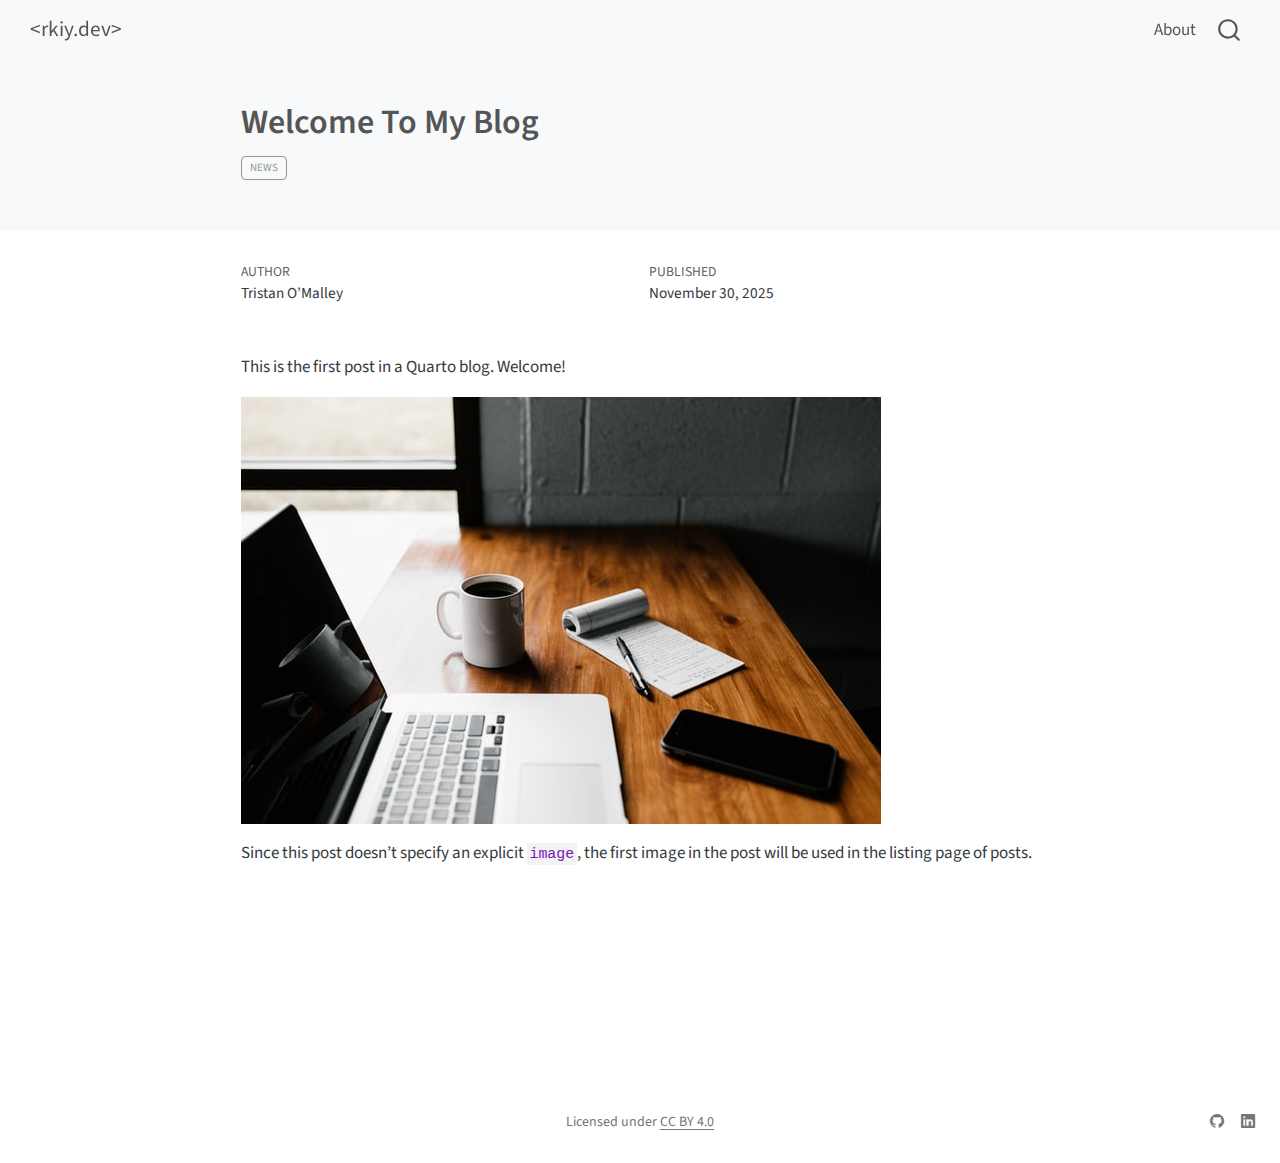
<file: posts/welcome/index.html>
<!DOCTYPE html>
<html xmlns="http://www.w3.org/1999/xhtml" lang="en" xml:lang="en"><head>

<meta charset="utf-8">
<meta name="generator" content="quarto-1.8.26">

<meta name="viewport" content="width=device-width, initial-scale=1.0, user-scalable=yes">

<meta name="author" content="Tristan O’Malley">
<meta name="dcterms.date" content="2025-11-30">

<title>Welcome To My Blog – &lt;rkiy.dev&gt;</title>
<style>
code{white-space: pre-wrap;}
span.smallcaps{font-variant: small-caps;}
div.columns{display: flex; gap: min(4vw, 1.5em);}
div.column{flex: auto; overflow-x: auto;}
div.hanging-indent{margin-left: 1.5em; text-indent: -1.5em;}
ul.task-list{list-style: none;}
ul.task-list li input[type="checkbox"] {
  width: 0.8em;
  margin: 0 0.8em 0.2em -1em; /* quarto-specific, see https://github.com/quarto-dev/quarto-cli/issues/4556 */ 
  vertical-align: middle;
}
</style>


<script src="../../site_libs/quarto-nav/quarto-nav.js"></script>
<script src="../../site_libs/quarto-nav/headroom.min.js"></script>
<script src="../../site_libs/clipboard/clipboard.min.js"></script>
<script src="../../site_libs/quarto-search/autocomplete.umd.js"></script>
<script src="../../site_libs/quarto-search/fuse.min.js"></script>
<script src="../../site_libs/quarto-search/quarto-search.js"></script>
<meta name="quarto:offset" content="../../">
<script src="../../site_libs/quarto-html/quarto.js" type="module"></script>
<script src="../../site_libs/quarto-html/tabsets/tabsets.js" type="module"></script>
<script src="../../site_libs/quarto-html/axe/axe-check.js" type="module"></script>
<script src="../../site_libs/quarto-html/popper.min.js"></script>
<script src="../../site_libs/quarto-html/tippy.umd.min.js"></script>
<script src="../../site_libs/quarto-html/anchor.min.js"></script>
<link href="../../site_libs/quarto-html/tippy.css" rel="stylesheet">
<link href="../../site_libs/quarto-html/quarto-syntax-highlighting-587c61ba64f3a5504c4d52d930310e48.css" rel="stylesheet" id="quarto-text-highlighting-styles">
<script src="../../site_libs/bootstrap/bootstrap.min.js"></script>
<link href="../../site_libs/bootstrap/bootstrap-icons.css" rel="stylesheet">
<link href="../../site_libs/bootstrap/bootstrap-0b37c64f34216b628666a8dac638b53b.min.css" rel="stylesheet" append-hash="true" id="quarto-bootstrap" data-mode="light">
<script id="quarto-search-options" type="application/json">{
  "location": "navbar",
  "copy-button": false,
  "collapse-after": 3,
  "panel-placement": "end",
  "type": "overlay",
  "limit": 50,
  "keyboard-shortcut": [
    "f",
    "/",
    "s"
  ],
  "show-item-context": false,
  "language": {
    "search-no-results-text": "No results",
    "search-matching-documents-text": "matching documents",
    "search-copy-link-title": "Copy link to search",
    "search-hide-matches-text": "Hide additional matches",
    "search-more-match-text": "more match in this document",
    "search-more-matches-text": "more matches in this document",
    "search-clear-button-title": "Clear",
    "search-text-placeholder": "",
    "search-detached-cancel-button-title": "Cancel",
    "search-submit-button-title": "Submit",
    "search-label": "Search"
  }
}</script>


<link rel="stylesheet" href="../../styles.css">
</head>

<body class="nav-fixed fullcontent quarto-light">

<div id="quarto-search-results"></div>
  <header id="quarto-header" class="headroom fixed-top quarto-banner">
    <nav class="navbar navbar-expand-lg " data-bs-theme="dark">
      <div class="navbar-container container-fluid">
      <div class="navbar-brand-container mx-auto">
    <a class="navbar-brand" href="../../index.html">
    <span class="navbar-title">&lt;rkiy.dev&gt;</span>
    </a>
  </div>
            <div id="quarto-search" class="" title="Search"></div>
          <button class="navbar-toggler" type="button" data-bs-toggle="collapse" data-bs-target="#navbarCollapse" aria-controls="navbarCollapse" role="menu" aria-expanded="false" aria-label="Toggle navigation" onclick="if (window.quartoToggleHeadroom) { window.quartoToggleHeadroom(); }">
  <span class="navbar-toggler-icon"></span>
</button>
          <div class="collapse navbar-collapse" id="navbarCollapse">
            <ul class="navbar-nav navbar-nav-scroll ms-auto">
  <li class="nav-item">
    <a class="nav-link" href="../../about.html"> 
<span class="menu-text">About</span></a>
  </li>  
</ul>
          </div> <!-- /navcollapse -->
            <div class="quarto-navbar-tools">
</div>
      </div> <!-- /container-fluid -->
    </nav>
</header>
<!-- content -->
<header id="title-block-header" class="quarto-title-block default page-columns page-full">
  <div class="quarto-title-banner page-columns page-full">
    <div class="quarto-title column-body">
      <h1 class="title">Welcome To My Blog</h1>
                                <div class="quarto-categories">
                <div class="quarto-category">news</div>
              </div>
                  </div>
  </div>
    
  
  <div class="quarto-title-meta">

      <div>
      <div class="quarto-title-meta-heading">Author</div>
      <div class="quarto-title-meta-contents">
               <p>Tristan O’Malley </p>
            </div>
    </div>
      
      <div>
      <div class="quarto-title-meta-heading">Published</div>
      <div class="quarto-title-meta-contents">
        <p class="date">November 30, 2025</p>
      </div>
    </div>
    
      
    </div>
    
  
  </header><div id="quarto-content" class="quarto-container page-columns page-rows-contents page-layout-article page-navbar">
<!-- sidebar -->
<!-- margin-sidebar -->
    
<!-- main -->
<main class="content quarto-banner-title-block" id="quarto-document-content">





<p>This is the first post in a Quarto blog. Welcome!</p>
<p><img src="thumbnail.jpg" class="img-fluid"></p>
<p>Since this post doesn’t specify an explicit <code>image</code>, the first image in the post will be used in the listing page of posts.</p>



</main> <!-- /main -->
<script id="quarto-html-after-body" type="application/javascript">
  window.document.addEventListener("DOMContentLoaded", function (event) {
    const icon = "";
    const anchorJS = new window.AnchorJS();
    anchorJS.options = {
      placement: 'right',
      icon: icon
    };
    anchorJS.add('.anchored');
    const isCodeAnnotation = (el) => {
      for (const clz of el.classList) {
        if (clz.startsWith('code-annotation-')) {                     
          return true;
        }
      }
      return false;
    }
    const onCopySuccess = function(e) {
      // button target
      const button = e.trigger;
      // don't keep focus
      button.blur();
      // flash "checked"
      button.classList.add('code-copy-button-checked');
      var currentTitle = button.getAttribute("title");
      button.setAttribute("title", "Copied!");
      let tooltip;
      if (window.bootstrap) {
        button.setAttribute("data-bs-toggle", "tooltip");
        button.setAttribute("data-bs-placement", "left");
        button.setAttribute("data-bs-title", "Copied!");
        tooltip = new bootstrap.Tooltip(button, 
          { trigger: "manual", 
            customClass: "code-copy-button-tooltip",
            offset: [0, -8]});
        tooltip.show();    
      }
      setTimeout(function() {
        if (tooltip) {
          tooltip.hide();
          button.removeAttribute("data-bs-title");
          button.removeAttribute("data-bs-toggle");
          button.removeAttribute("data-bs-placement");
        }
        button.setAttribute("title", currentTitle);
        button.classList.remove('code-copy-button-checked');
      }, 1000);
      // clear code selection
      e.clearSelection();
    }
    const getTextToCopy = function(trigger) {
      const outerScaffold = trigger.parentElement.cloneNode(true);
      const codeEl = outerScaffold.querySelector('code');
      for (const childEl of codeEl.children) {
        if (isCodeAnnotation(childEl)) {
          childEl.remove();
        }
      }
      return codeEl.innerText;
    }
    const clipboard = new window.ClipboardJS('.code-copy-button:not([data-in-quarto-modal])', {
      text: getTextToCopy
    });
    clipboard.on('success', onCopySuccess);
    if (window.document.getElementById('quarto-embedded-source-code-modal')) {
      const clipboardModal = new window.ClipboardJS('.code-copy-button[data-in-quarto-modal]', {
        text: getTextToCopy,
        container: window.document.getElementById('quarto-embedded-source-code-modal')
      });
      clipboardModal.on('success', onCopySuccess);
    }
      var localhostRegex = new RegExp(/^(?:http|https):\/\/localhost\:?[0-9]*\//);
      var mailtoRegex = new RegExp(/^mailto:/);
        var filterRegex = new RegExp("https:\/\/rkiy\.dev");
      var isInternal = (href) => {
          return filterRegex.test(href) || localhostRegex.test(href) || mailtoRegex.test(href);
      }
      // Inspect non-navigation links and adorn them if external
     var links = window.document.querySelectorAll('a[href]:not(.nav-link):not(.navbar-brand):not(.toc-action):not(.sidebar-link):not(.sidebar-item-toggle):not(.pagination-link):not(.no-external):not([aria-hidden]):not(.dropdown-item):not(.quarto-navigation-tool):not(.about-link)');
      for (var i=0; i<links.length; i++) {
        const link = links[i];
        if (!isInternal(link.href)) {
          // undo the damage that might have been done by quarto-nav.js in the case of
          // links that we want to consider external
          if (link.dataset.originalHref !== undefined) {
            link.href = link.dataset.originalHref;
          }
        }
      }
    function tippyHover(el, contentFn, onTriggerFn, onUntriggerFn) {
      const config = {
        allowHTML: true,
        maxWidth: 500,
        delay: 100,
        arrow: false,
        appendTo: function(el) {
            return el.parentElement;
        },
        interactive: true,
        interactiveBorder: 10,
        theme: 'quarto',
        placement: 'bottom-start',
      };
      if (contentFn) {
        config.content = contentFn;
      }
      if (onTriggerFn) {
        config.onTrigger = onTriggerFn;
      }
      if (onUntriggerFn) {
        config.onUntrigger = onUntriggerFn;
      }
      window.tippy(el, config); 
    }
    const noterefs = window.document.querySelectorAll('a[role="doc-noteref"]');
    for (var i=0; i<noterefs.length; i++) {
      const ref = noterefs[i];
      tippyHover(ref, function() {
        // use id or data attribute instead here
        let href = ref.getAttribute('data-footnote-href') || ref.getAttribute('href');
        try { href = new URL(href).hash; } catch {}
        const id = href.replace(/^#\/?/, "");
        const note = window.document.getElementById(id);
        if (note) {
          return note.innerHTML;
        } else {
          return "";
        }
      });
    }
    const xrefs = window.document.querySelectorAll('a.quarto-xref');
    const processXRef = (id, note) => {
      // Strip column container classes
      const stripColumnClz = (el) => {
        el.classList.remove("page-full", "page-columns");
        if (el.children) {
          for (const child of el.children) {
            stripColumnClz(child);
          }
        }
      }
      stripColumnClz(note)
      if (id === null || id.startsWith('sec-')) {
        // Special case sections, only their first couple elements
        const container = document.createElement("div");
        if (note.children && note.children.length > 2) {
          container.appendChild(note.children[0].cloneNode(true));
          for (let i = 1; i < note.children.length; i++) {
            const child = note.children[i];
            if (child.tagName === "P" && child.innerText === "") {
              continue;
            } else {
              container.appendChild(child.cloneNode(true));
              break;
            }
          }
          if (window.Quarto?.typesetMath) {
            window.Quarto.typesetMath(container);
          }
          return container.innerHTML
        } else {
          if (window.Quarto?.typesetMath) {
            window.Quarto.typesetMath(note);
          }
          return note.innerHTML;
        }
      } else {
        // Remove any anchor links if they are present
        const anchorLink = note.querySelector('a.anchorjs-link');
        if (anchorLink) {
          anchorLink.remove();
        }
        if (window.Quarto?.typesetMath) {
          window.Quarto.typesetMath(note);
        }
        if (note.classList.contains("callout")) {
          return note.outerHTML;
        } else {
          return note.innerHTML;
        }
      }
    }
    for (var i=0; i<xrefs.length; i++) {
      const xref = xrefs[i];
      tippyHover(xref, undefined, function(instance) {
        instance.disable();
        let url = xref.getAttribute('href');
        let hash = undefined; 
        if (url.startsWith('#')) {
          hash = url;
        } else {
          try { hash = new URL(url).hash; } catch {}
        }
        if (hash) {
          const id = hash.replace(/^#\/?/, "");
          const note = window.document.getElementById(id);
          if (note !== null) {
            try {
              const html = processXRef(id, note.cloneNode(true));
              instance.setContent(html);
            } finally {
              instance.enable();
              instance.show();
            }
          } else {
            // See if we can fetch this
            fetch(url.split('#')[0])
            .then(res => res.text())
            .then(html => {
              const parser = new DOMParser();
              const htmlDoc = parser.parseFromString(html, "text/html");
              const note = htmlDoc.getElementById(id);
              if (note !== null) {
                const html = processXRef(id, note);
                instance.setContent(html);
              } 
            }).finally(() => {
              instance.enable();
              instance.show();
            });
          }
        } else {
          // See if we can fetch a full url (with no hash to target)
          // This is a special case and we should probably do some content thinning / targeting
          fetch(url)
          .then(res => res.text())
          .then(html => {
            const parser = new DOMParser();
            const htmlDoc = parser.parseFromString(html, "text/html");
            const note = htmlDoc.querySelector('main.content');
            if (note !== null) {
              // This should only happen for chapter cross references
              // (since there is no id in the URL)
              // remove the first header
              if (note.children.length > 0 && note.children[0].tagName === "HEADER") {
                note.children[0].remove();
              }
              const html = processXRef(null, note);
              instance.setContent(html);
            } 
          }).finally(() => {
            instance.enable();
            instance.show();
          });
        }
      }, function(instance) {
      });
    }
        let selectedAnnoteEl;
        const selectorForAnnotation = ( cell, annotation) => {
          let cellAttr = 'data-code-cell="' + cell + '"';
          let lineAttr = 'data-code-annotation="' +  annotation + '"';
          const selector = 'span[' + cellAttr + '][' + lineAttr + ']';
          return selector;
        }
        const selectCodeLines = (annoteEl) => {
          const doc = window.document;
          const targetCell = annoteEl.getAttribute("data-target-cell");
          const targetAnnotation = annoteEl.getAttribute("data-target-annotation");
          const annoteSpan = window.document.querySelector(selectorForAnnotation(targetCell, targetAnnotation));
          const lines = annoteSpan.getAttribute("data-code-lines").split(",");
          const lineIds = lines.map((line) => {
            return targetCell + "-" + line;
          })
          let top = null;
          let height = null;
          let parent = null;
          if (lineIds.length > 0) {
              //compute the position of the single el (top and bottom and make a div)
              const el = window.document.getElementById(lineIds[0]);
              top = el.offsetTop;
              height = el.offsetHeight;
              parent = el.parentElement.parentElement;
            if (lineIds.length > 1) {
              const lastEl = window.document.getElementById(lineIds[lineIds.length - 1]);
              const bottom = lastEl.offsetTop + lastEl.offsetHeight;
              height = bottom - top;
            }
            if (top !== null && height !== null && parent !== null) {
              // cook up a div (if necessary) and position it 
              let div = window.document.getElementById("code-annotation-line-highlight");
              if (div === null) {
                div = window.document.createElement("div");
                div.setAttribute("id", "code-annotation-line-highlight");
                div.style.position = 'absolute';
                parent.appendChild(div);
              }
              div.style.top = top - 2 + "px";
              div.style.height = height + 4 + "px";
              div.style.left = 0;
              let gutterDiv = window.document.getElementById("code-annotation-line-highlight-gutter");
              if (gutterDiv === null) {
                gutterDiv = window.document.createElement("div");
                gutterDiv.setAttribute("id", "code-annotation-line-highlight-gutter");
                gutterDiv.style.position = 'absolute';
                const codeCell = window.document.getElementById(targetCell);
                const gutter = codeCell.querySelector('.code-annotation-gutter');
                gutter.appendChild(gutterDiv);
              }
              gutterDiv.style.top = top - 2 + "px";
              gutterDiv.style.height = height + 4 + "px";
            }
            selectedAnnoteEl = annoteEl;
          }
        };
        const unselectCodeLines = () => {
          const elementsIds = ["code-annotation-line-highlight", "code-annotation-line-highlight-gutter"];
          elementsIds.forEach((elId) => {
            const div = window.document.getElementById(elId);
            if (div) {
              div.remove();
            }
          });
          selectedAnnoteEl = undefined;
        };
          // Handle positioning of the toggle
      window.addEventListener(
        "resize",
        throttle(() => {
          elRect = undefined;
          if (selectedAnnoteEl) {
            selectCodeLines(selectedAnnoteEl);
          }
        }, 10)
      );
      function throttle(fn, ms) {
      let throttle = false;
      let timer;
        return (...args) => {
          if(!throttle) { // first call gets through
              fn.apply(this, args);
              throttle = true;
          } else { // all the others get throttled
              if(timer) clearTimeout(timer); // cancel #2
              timer = setTimeout(() => {
                fn.apply(this, args);
                timer = throttle = false;
              }, ms);
          }
        };
      }
        // Attach click handler to the DT
        const annoteDls = window.document.querySelectorAll('dt[data-target-cell]');
        for (const annoteDlNode of annoteDls) {
          annoteDlNode.addEventListener('click', (event) => {
            const clickedEl = event.target;
            if (clickedEl !== selectedAnnoteEl) {
              unselectCodeLines();
              const activeEl = window.document.querySelector('dt[data-target-cell].code-annotation-active');
              if (activeEl) {
                activeEl.classList.remove('code-annotation-active');
              }
              selectCodeLines(clickedEl);
              clickedEl.classList.add('code-annotation-active');
            } else {
              // Unselect the line
              unselectCodeLines();
              clickedEl.classList.remove('code-annotation-active');
            }
          });
        }
    const findCites = (el) => {
      const parentEl = el.parentElement;
      if (parentEl) {
        const cites = parentEl.dataset.cites;
        if (cites) {
          return {
            el,
            cites: cites.split(' ')
          };
        } else {
          return findCites(el.parentElement)
        }
      } else {
        return undefined;
      }
    };
    var bibliorefs = window.document.querySelectorAll('a[role="doc-biblioref"]');
    for (var i=0; i<bibliorefs.length; i++) {
      const ref = bibliorefs[i];
      const citeInfo = findCites(ref);
      if (citeInfo) {
        tippyHover(citeInfo.el, function() {
          var popup = window.document.createElement('div');
          citeInfo.cites.forEach(function(cite) {
            var citeDiv = window.document.createElement('div');
            citeDiv.classList.add('hanging-indent');
            citeDiv.classList.add('csl-entry');
            var biblioDiv = window.document.getElementById('ref-' + cite);
            if (biblioDiv) {
              citeDiv.innerHTML = biblioDiv.innerHTML;
            }
            popup.appendChild(citeDiv);
          });
          return popup.innerHTML;
        });
      }
    }
  });
  </script>
</div> <!-- /content -->
<footer class="footer">
  <div class="nav-footer">
    <div class="nav-footer-left">
      &nbsp;
    </div>   
    <div class="nav-footer-center">
<p>Licensed under <a href="https://creativecommons.org/licenses/by/4.0/">CC BY 4.0</a></p>
</div>
    <div class="nav-footer-right">
      <ul class="footer-items list-unstyled">
    <li class="nav-item compact">
    <a class="nav-link" href="https://github.com/rkiyanchuk">
      <i class="bi bi-github" role="img">
</i> 
    </a>
  </li>  
    <li class="nav-item compact">
    <a class="nav-link" href="https://linkedin.com/in/rkiyanchuk">
      <i class="bi bi-linkedin" role="img">
</i> 
    </a>
  </li>  
</ul>
    </div>
  </div>
</footer>




</body></html>
</file>
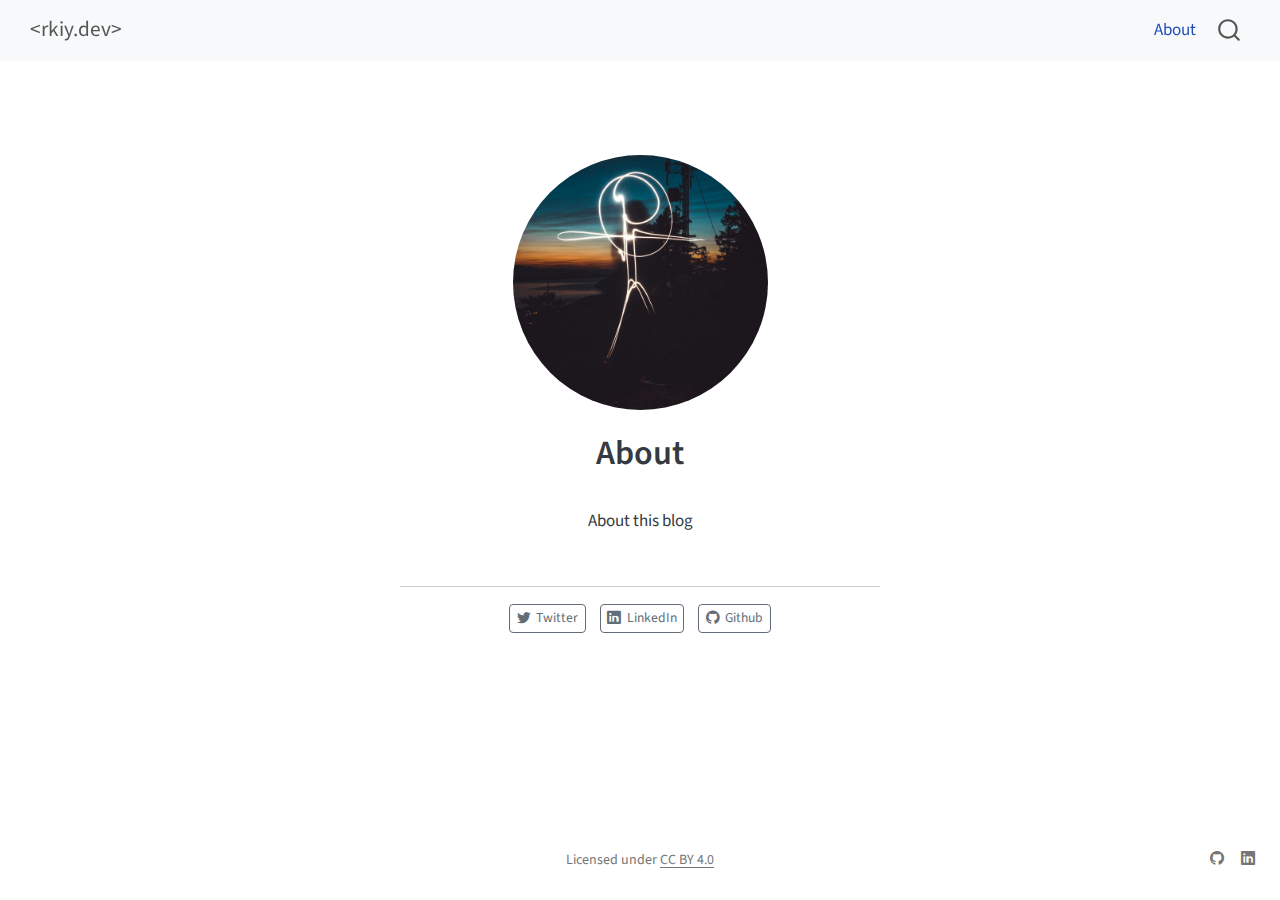
<file: about.html>
<!DOCTYPE html>
<html xmlns="http://www.w3.org/1999/xhtml" lang="en" xml:lang="en"><head>

<meta charset="utf-8">
<meta name="generator" content="quarto-1.8.26">

<meta name="viewport" content="width=device-width, initial-scale=1.0, user-scalable=yes">


<title>About – &lt;rkiy.dev&gt;</title>
<style>
code{white-space: pre-wrap;}
span.smallcaps{font-variant: small-caps;}
div.columns{display: flex; gap: min(4vw, 1.5em);}
div.column{flex: auto; overflow-x: auto;}
div.hanging-indent{margin-left: 1.5em; text-indent: -1.5em;}
ul.task-list{list-style: none;}
ul.task-list li input[type="checkbox"] {
  width: 0.8em;
  margin: 0 0.8em 0.2em -1em; /* quarto-specific, see https://github.com/quarto-dev/quarto-cli/issues/4556 */ 
  vertical-align: middle;
}
</style>


<script src="site_libs/quarto-nav/quarto-nav.js"></script>
<script src="site_libs/quarto-nav/headroom.min.js"></script>
<script src="site_libs/clipboard/clipboard.min.js"></script>
<script src="site_libs/quarto-search/autocomplete.umd.js"></script>
<script src="site_libs/quarto-search/fuse.min.js"></script>
<script src="site_libs/quarto-search/quarto-search.js"></script>
<meta name="quarto:offset" content="./">
<script src="site_libs/quarto-html/quarto.js" type="module"></script>
<script src="site_libs/quarto-html/tabsets/tabsets.js" type="module"></script>
<script src="site_libs/quarto-html/axe/axe-check.js" type="module"></script>
<script src="site_libs/quarto-html/popper.min.js"></script>
<script src="site_libs/quarto-html/tippy.umd.min.js"></script>
<link href="site_libs/quarto-html/tippy.css" rel="stylesheet">
<link href="site_libs/quarto-html/quarto-syntax-highlighting-587c61ba64f3a5504c4d52d930310e48.css" rel="stylesheet" id="quarto-text-highlighting-styles">
<script src="site_libs/bootstrap/bootstrap.min.js"></script>
<link href="site_libs/bootstrap/bootstrap-icons.css" rel="stylesheet">
<link href="site_libs/bootstrap/bootstrap-0b37c64f34216b628666a8dac638b53b.min.css" rel="stylesheet" append-hash="true" id="quarto-bootstrap" data-mode="light">
<script id="quarto-search-options" type="application/json">{
  "location": "navbar",
  "copy-button": false,
  "collapse-after": 3,
  "panel-placement": "end",
  "type": "overlay",
  "limit": 50,
  "keyboard-shortcut": [
    "f",
    "/",
    "s"
  ],
  "show-item-context": false,
  "language": {
    "search-no-results-text": "No results",
    "search-matching-documents-text": "matching documents",
    "search-copy-link-title": "Copy link to search",
    "search-hide-matches-text": "Hide additional matches",
    "search-more-match-text": "more match in this document",
    "search-more-matches-text": "more matches in this document",
    "search-clear-button-title": "Clear",
    "search-text-placeholder": "",
    "search-detached-cancel-button-title": "Cancel",
    "search-submit-button-title": "Submit",
    "search-label": "Search"
  }
}</script>


<link rel="stylesheet" href="styles.css">
</head>

<body class="nav-fixed fullcontent quarto-light">

<div id="quarto-search-results"></div>
  <header id="quarto-header" class="headroom fixed-top">
    <nav class="navbar navbar-expand-lg " data-bs-theme="dark">
      <div class="navbar-container container-fluid">
      <div class="navbar-brand-container mx-auto">
    <a class="navbar-brand" href="./index.html">
    <span class="navbar-title">&lt;rkiy.dev&gt;</span>
    </a>
  </div>
            <div id="quarto-search" class="" title="Search"></div>
          <button class="navbar-toggler" type="button" data-bs-toggle="collapse" data-bs-target="#navbarCollapse" aria-controls="navbarCollapse" role="menu" aria-expanded="false" aria-label="Toggle navigation" onclick="if (window.quartoToggleHeadroom) { window.quartoToggleHeadroom(); }">
  <span class="navbar-toggler-icon"></span>
</button>
          <div class="collapse navbar-collapse" id="navbarCollapse">
            <ul class="navbar-nav navbar-nav-scroll ms-auto">
  <li class="nav-item">
    <a class="nav-link active" href="./about.html" aria-current="page"> 
<span class="menu-text">About</span></a>
  </li>  
</ul>
          </div> <!-- /navcollapse -->
            <div class="quarto-navbar-tools">
</div>
      </div> <!-- /container-fluid -->
    </nav>
</header>
<!-- content -->
<div id="quarto-content" class="quarto-container page-columns page-rows-contents page-layout-article page-navbar">
<!-- sidebar -->
<!-- margin-sidebar -->
    
<!-- main -->
<div class="quarto-about-jolla">
  <img src="profile.jpg" class="about-image
  round " style="height: 15em; width: 15em;">
 <header id="title-block-header" class="quarto-title-block default">
<div class="quarto-title">
<h1 class="title">About</h1>
</div>
<div class="quarto-title-meta">
  </div>
</header><main class="content" id="quarto-document-content">
<p>About this blog</p>


</main> 
  <hr class="about-sep">
   <div class="about-links">
  <a href="https://twitter.com" class="about-link" rel="" target="">
    <i class="bi bi-twitter"></i>
     <span class="about-link-text">Twitter</span>
  </a>
  <a href="https://linkedin.com" class="about-link" rel="" target="">
    <i class="bi bi-linkedin"></i>
     <span class="about-link-text">LinkedIn</span>
  </a>
  <a href="https://github.com" class="about-link" rel="" target="">
    <i class="bi bi-github"></i>
     <span class="about-link-text">Github</span>
  </a>
</div>
</div>
 <!-- /main -->
<script id="quarto-html-after-body" type="application/javascript">
  window.document.addEventListener("DOMContentLoaded", function (event) {
    const isCodeAnnotation = (el) => {
      for (const clz of el.classList) {
        if (clz.startsWith('code-annotation-')) {                     
          return true;
        }
      }
      return false;
    }
    const onCopySuccess = function(e) {
      // button target
      const button = e.trigger;
      // don't keep focus
      button.blur();
      // flash "checked"
      button.classList.add('code-copy-button-checked');
      var currentTitle = button.getAttribute("title");
      button.setAttribute("title", "Copied!");
      let tooltip;
      if (window.bootstrap) {
        button.setAttribute("data-bs-toggle", "tooltip");
        button.setAttribute("data-bs-placement", "left");
        button.setAttribute("data-bs-title", "Copied!");
        tooltip = new bootstrap.Tooltip(button, 
          { trigger: "manual", 
            customClass: "code-copy-button-tooltip",
            offset: [0, -8]});
        tooltip.show();    
      }
      setTimeout(function() {
        if (tooltip) {
          tooltip.hide();
          button.removeAttribute("data-bs-title");
          button.removeAttribute("data-bs-toggle");
          button.removeAttribute("data-bs-placement");
        }
        button.setAttribute("title", currentTitle);
        button.classList.remove('code-copy-button-checked');
      }, 1000);
      // clear code selection
      e.clearSelection();
    }
    const getTextToCopy = function(trigger) {
      const outerScaffold = trigger.parentElement.cloneNode(true);
      const codeEl = outerScaffold.querySelector('code');
      for (const childEl of codeEl.children) {
        if (isCodeAnnotation(childEl)) {
          childEl.remove();
        }
      }
      return codeEl.innerText;
    }
    const clipboard = new window.ClipboardJS('.code-copy-button:not([data-in-quarto-modal])', {
      text: getTextToCopy
    });
    clipboard.on('success', onCopySuccess);
    if (window.document.getElementById('quarto-embedded-source-code-modal')) {
      const clipboardModal = new window.ClipboardJS('.code-copy-button[data-in-quarto-modal]', {
        text: getTextToCopy,
        container: window.document.getElementById('quarto-embedded-source-code-modal')
      });
      clipboardModal.on('success', onCopySuccess);
    }
      var localhostRegex = new RegExp(/^(?:http|https):\/\/localhost\:?[0-9]*\//);
      var mailtoRegex = new RegExp(/^mailto:/);
        var filterRegex = new RegExp("https:\/\/rkiy\.dev");
      var isInternal = (href) => {
          return filterRegex.test(href) || localhostRegex.test(href) || mailtoRegex.test(href);
      }
      // Inspect non-navigation links and adorn them if external
     var links = window.document.querySelectorAll('a[href]:not(.nav-link):not(.navbar-brand):not(.toc-action):not(.sidebar-link):not(.sidebar-item-toggle):not(.pagination-link):not(.no-external):not([aria-hidden]):not(.dropdown-item):not(.quarto-navigation-tool):not(.about-link)');
      for (var i=0; i<links.length; i++) {
        const link = links[i];
        if (!isInternal(link.href)) {
          // undo the damage that might have been done by quarto-nav.js in the case of
          // links that we want to consider external
          if (link.dataset.originalHref !== undefined) {
            link.href = link.dataset.originalHref;
          }
        }
      }
    function tippyHover(el, contentFn, onTriggerFn, onUntriggerFn) {
      const config = {
        allowHTML: true,
        maxWidth: 500,
        delay: 100,
        arrow: false,
        appendTo: function(el) {
            return el.parentElement;
        },
        interactive: true,
        interactiveBorder: 10,
        theme: 'quarto',
        placement: 'bottom-start',
      };
      if (contentFn) {
        config.content = contentFn;
      }
      if (onTriggerFn) {
        config.onTrigger = onTriggerFn;
      }
      if (onUntriggerFn) {
        config.onUntrigger = onUntriggerFn;
      }
      window.tippy(el, config); 
    }
    const noterefs = window.document.querySelectorAll('a[role="doc-noteref"]');
    for (var i=0; i<noterefs.length; i++) {
      const ref = noterefs[i];
      tippyHover(ref, function() {
        // use id or data attribute instead here
        let href = ref.getAttribute('data-footnote-href') || ref.getAttribute('href');
        try { href = new URL(href).hash; } catch {}
        const id = href.replace(/^#\/?/, "");
        const note = window.document.getElementById(id);
        if (note) {
          return note.innerHTML;
        } else {
          return "";
        }
      });
    }
    const xrefs = window.document.querySelectorAll('a.quarto-xref');
    const processXRef = (id, note) => {
      // Strip column container classes
      const stripColumnClz = (el) => {
        el.classList.remove("page-full", "page-columns");
        if (el.children) {
          for (const child of el.children) {
            stripColumnClz(child);
          }
        }
      }
      stripColumnClz(note)
      if (id === null || id.startsWith('sec-')) {
        // Special case sections, only their first couple elements
        const container = document.createElement("div");
        if (note.children && note.children.length > 2) {
          container.appendChild(note.children[0].cloneNode(true));
          for (let i = 1; i < note.children.length; i++) {
            const child = note.children[i];
            if (child.tagName === "P" && child.innerText === "") {
              continue;
            } else {
              container.appendChild(child.cloneNode(true));
              break;
            }
          }
          if (window.Quarto?.typesetMath) {
            window.Quarto.typesetMath(container);
          }
          return container.innerHTML
        } else {
          if (window.Quarto?.typesetMath) {
            window.Quarto.typesetMath(note);
          }
          return note.innerHTML;
        }
      } else {
        // Remove any anchor links if they are present
        const anchorLink = note.querySelector('a.anchorjs-link');
        if (anchorLink) {
          anchorLink.remove();
        }
        if (window.Quarto?.typesetMath) {
          window.Quarto.typesetMath(note);
        }
        if (note.classList.contains("callout")) {
          return note.outerHTML;
        } else {
          return note.innerHTML;
        }
      }
    }
    for (var i=0; i<xrefs.length; i++) {
      const xref = xrefs[i];
      tippyHover(xref, undefined, function(instance) {
        instance.disable();
        let url = xref.getAttribute('href');
        let hash = undefined; 
        if (url.startsWith('#')) {
          hash = url;
        } else {
          try { hash = new URL(url).hash; } catch {}
        }
        if (hash) {
          const id = hash.replace(/^#\/?/, "");
          const note = window.document.getElementById(id);
          if (note !== null) {
            try {
              const html = processXRef(id, note.cloneNode(true));
              instance.setContent(html);
            } finally {
              instance.enable();
              instance.show();
            }
          } else {
            // See if we can fetch this
            fetch(url.split('#')[0])
            .then(res => res.text())
            .then(html => {
              const parser = new DOMParser();
              const htmlDoc = parser.parseFromString(html, "text/html");
              const note = htmlDoc.getElementById(id);
              if (note !== null) {
                const html = processXRef(id, note);
                instance.setContent(html);
              } 
            }).finally(() => {
              instance.enable();
              instance.show();
            });
          }
        } else {
          // See if we can fetch a full url (with no hash to target)
          // This is a special case and we should probably do some content thinning / targeting
          fetch(url)
          .then(res => res.text())
          .then(html => {
            const parser = new DOMParser();
            const htmlDoc = parser.parseFromString(html, "text/html");
            const note = htmlDoc.querySelector('main.content');
            if (note !== null) {
              // This should only happen for chapter cross references
              // (since there is no id in the URL)
              // remove the first header
              if (note.children.length > 0 && note.children[0].tagName === "HEADER") {
                note.children[0].remove();
              }
              const html = processXRef(null, note);
              instance.setContent(html);
            } 
          }).finally(() => {
            instance.enable();
            instance.show();
          });
        }
      }, function(instance) {
      });
    }
        let selectedAnnoteEl;
        const selectorForAnnotation = ( cell, annotation) => {
          let cellAttr = 'data-code-cell="' + cell + '"';
          let lineAttr = 'data-code-annotation="' +  annotation + '"';
          const selector = 'span[' + cellAttr + '][' + lineAttr + ']';
          return selector;
        }
        const selectCodeLines = (annoteEl) => {
          const doc = window.document;
          const targetCell = annoteEl.getAttribute("data-target-cell");
          const targetAnnotation = annoteEl.getAttribute("data-target-annotation");
          const annoteSpan = window.document.querySelector(selectorForAnnotation(targetCell, targetAnnotation));
          const lines = annoteSpan.getAttribute("data-code-lines").split(",");
          const lineIds = lines.map((line) => {
            return targetCell + "-" + line;
          })
          let top = null;
          let height = null;
          let parent = null;
          if (lineIds.length > 0) {
              //compute the position of the single el (top and bottom and make a div)
              const el = window.document.getElementById(lineIds[0]);
              top = el.offsetTop;
              height = el.offsetHeight;
              parent = el.parentElement.parentElement;
            if (lineIds.length > 1) {
              const lastEl = window.document.getElementById(lineIds[lineIds.length - 1]);
              const bottom = lastEl.offsetTop + lastEl.offsetHeight;
              height = bottom - top;
            }
            if (top !== null && height !== null && parent !== null) {
              // cook up a div (if necessary) and position it 
              let div = window.document.getElementById("code-annotation-line-highlight");
              if (div === null) {
                div = window.document.createElement("div");
                div.setAttribute("id", "code-annotation-line-highlight");
                div.style.position = 'absolute';
                parent.appendChild(div);
              }
              div.style.top = top - 2 + "px";
              div.style.height = height + 4 + "px";
              div.style.left = 0;
              let gutterDiv = window.document.getElementById("code-annotation-line-highlight-gutter");
              if (gutterDiv === null) {
                gutterDiv = window.document.createElement("div");
                gutterDiv.setAttribute("id", "code-annotation-line-highlight-gutter");
                gutterDiv.style.position = 'absolute';
                const codeCell = window.document.getElementById(targetCell);
                const gutter = codeCell.querySelector('.code-annotation-gutter');
                gutter.appendChild(gutterDiv);
              }
              gutterDiv.style.top = top - 2 + "px";
              gutterDiv.style.height = height + 4 + "px";
            }
            selectedAnnoteEl = annoteEl;
          }
        };
        const unselectCodeLines = () => {
          const elementsIds = ["code-annotation-line-highlight", "code-annotation-line-highlight-gutter"];
          elementsIds.forEach((elId) => {
            const div = window.document.getElementById(elId);
            if (div) {
              div.remove();
            }
          });
          selectedAnnoteEl = undefined;
        };
          // Handle positioning of the toggle
      window.addEventListener(
        "resize",
        throttle(() => {
          elRect = undefined;
          if (selectedAnnoteEl) {
            selectCodeLines(selectedAnnoteEl);
          }
        }, 10)
      );
      function throttle(fn, ms) {
      let throttle = false;
      let timer;
        return (...args) => {
          if(!throttle) { // first call gets through
              fn.apply(this, args);
              throttle = true;
          } else { // all the others get throttled
              if(timer) clearTimeout(timer); // cancel #2
              timer = setTimeout(() => {
                fn.apply(this, args);
                timer = throttle = false;
              }, ms);
          }
        };
      }
        // Attach click handler to the DT
        const annoteDls = window.document.querySelectorAll('dt[data-target-cell]');
        for (const annoteDlNode of annoteDls) {
          annoteDlNode.addEventListener('click', (event) => {
            const clickedEl = event.target;
            if (clickedEl !== selectedAnnoteEl) {
              unselectCodeLines();
              const activeEl = window.document.querySelector('dt[data-target-cell].code-annotation-active');
              if (activeEl) {
                activeEl.classList.remove('code-annotation-active');
              }
              selectCodeLines(clickedEl);
              clickedEl.classList.add('code-annotation-active');
            } else {
              // Unselect the line
              unselectCodeLines();
              clickedEl.classList.remove('code-annotation-active');
            }
          });
        }
    const findCites = (el) => {
      const parentEl = el.parentElement;
      if (parentEl) {
        const cites = parentEl.dataset.cites;
        if (cites) {
          return {
            el,
            cites: cites.split(' ')
          };
        } else {
          return findCites(el.parentElement)
        }
      } else {
        return undefined;
      }
    };
    var bibliorefs = window.document.querySelectorAll('a[role="doc-biblioref"]');
    for (var i=0; i<bibliorefs.length; i++) {
      const ref = bibliorefs[i];
      const citeInfo = findCites(ref);
      if (citeInfo) {
        tippyHover(citeInfo.el, function() {
          var popup = window.document.createElement('div');
          citeInfo.cites.forEach(function(cite) {
            var citeDiv = window.document.createElement('div');
            citeDiv.classList.add('hanging-indent');
            citeDiv.classList.add('csl-entry');
            var biblioDiv = window.document.getElementById('ref-' + cite);
            if (biblioDiv) {
              citeDiv.innerHTML = biblioDiv.innerHTML;
            }
            popup.appendChild(citeDiv);
          });
          return popup.innerHTML;
        });
      }
    }
  });
  </script>
</div> <!-- /content -->
<footer class="footer">
  <div class="nav-footer">
    <div class="nav-footer-left">
      &nbsp;
    </div>   
    <div class="nav-footer-center">
<p>Licensed under <a href="https://creativecommons.org/licenses/by/4.0/">CC BY 4.0</a></p>
</div>
    <div class="nav-footer-right">
      <ul class="footer-items list-unstyled">
    <li class="nav-item compact">
    <a class="nav-link" href="https://github.com/rkiyanchuk">
      <i class="bi bi-github" role="img">
</i> 
    </a>
  </li>  
    <li class="nav-item compact">
    <a class="nav-link" href="https://linkedin.com/in/rkiyanchuk">
      <i class="bi bi-linkedin" role="img">
</i> 
    </a>
  </li>  
</ul>
    </div>
  </div>
</footer>




</body></html>
</file>
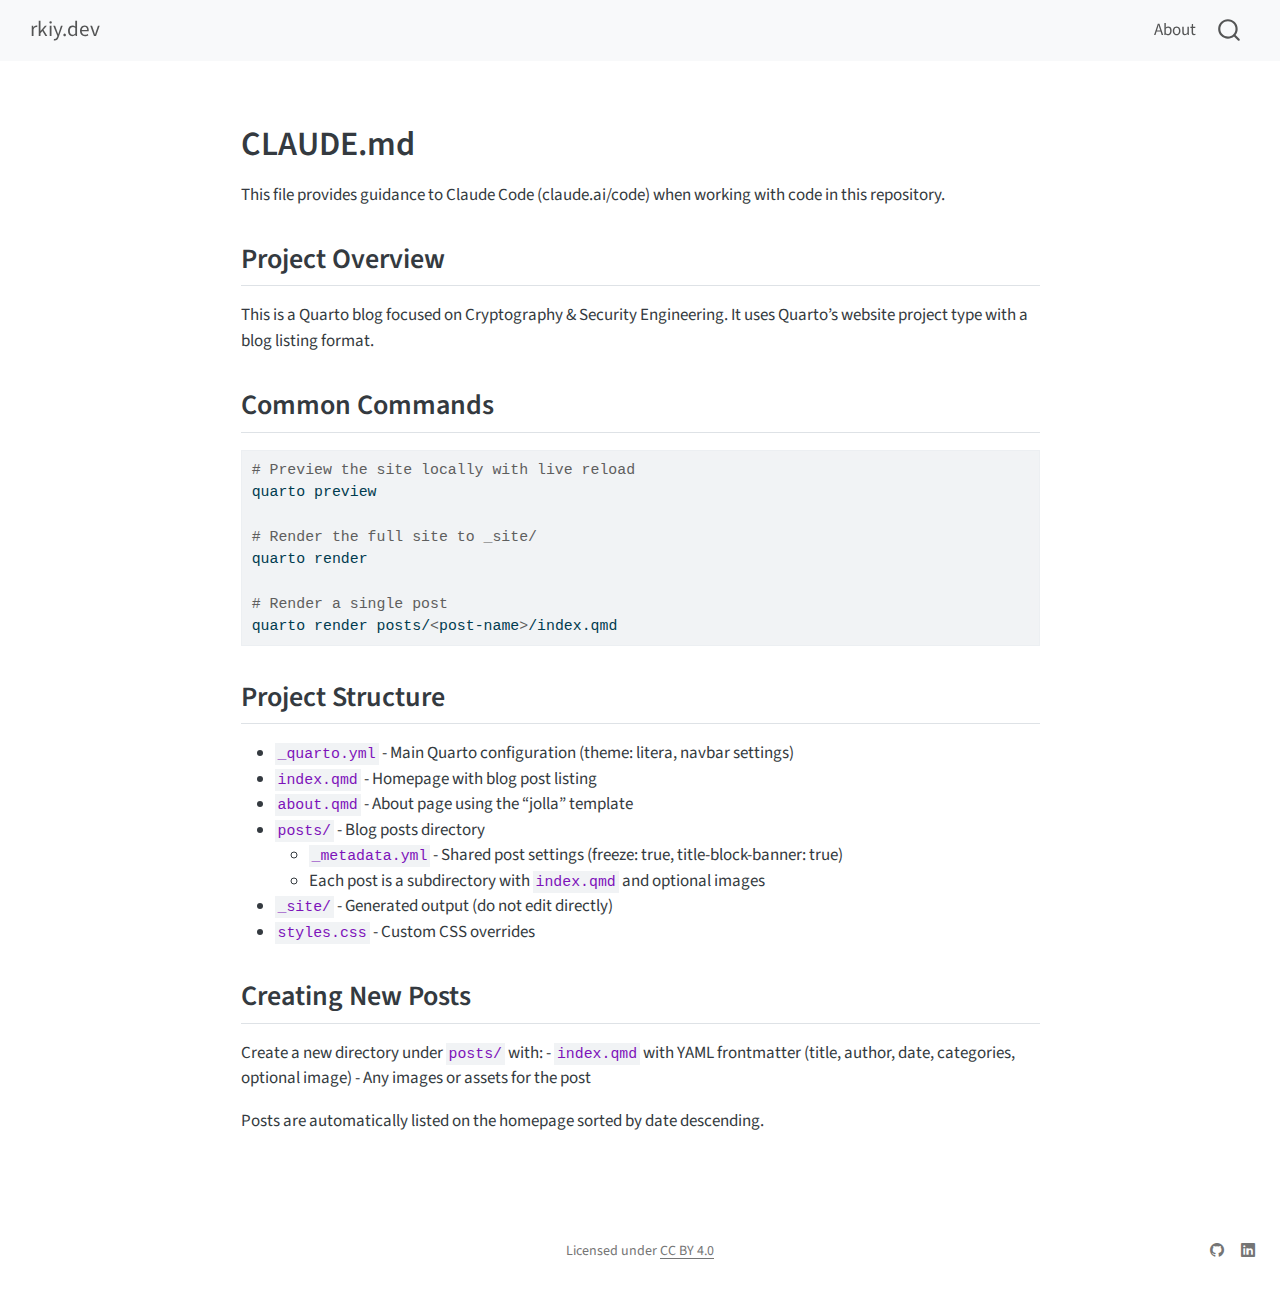
<file: CLAUDE.html>
<!DOCTYPE html>
<html xmlns="http://www.w3.org/1999/xhtml" lang="en" xml:lang="en"><head>

<meta charset="utf-8">
<meta name="generator" content="quarto-1.8.26">

<meta name="viewport" content="width=device-width, initial-scale=1.0, user-scalable=yes">


<title>claude – rkiy.dev</title>
<style>
code{white-space: pre-wrap;}
span.smallcaps{font-variant: small-caps;}
div.columns{display: flex; gap: min(4vw, 1.5em);}
div.column{flex: auto; overflow-x: auto;}
div.hanging-indent{margin-left: 1.5em; text-indent: -1.5em;}
ul.task-list{list-style: none;}
ul.task-list li input[type="checkbox"] {
  width: 0.8em;
  margin: 0 0.8em 0.2em -1em; /* quarto-specific, see https://github.com/quarto-dev/quarto-cli/issues/4556 */ 
  vertical-align: middle;
}
/* CSS for syntax highlighting */
html { -webkit-text-size-adjust: 100%; }
pre > code.sourceCode { white-space: pre; position: relative; }
pre > code.sourceCode > span { display: inline-block; line-height: 1.25; }
pre > code.sourceCode > span:empty { height: 1.2em; }
.sourceCode { overflow: visible; }
code.sourceCode > span { color: inherit; text-decoration: inherit; }
div.sourceCode { margin: 1em 0; }
pre.sourceCode { margin: 0; }
@media screen {
div.sourceCode { overflow: auto; }
}
@media print {
pre > code.sourceCode { white-space: pre-wrap; }
pre > code.sourceCode > span { text-indent: -5em; padding-left: 5em; }
}
pre.numberSource code
  { counter-reset: source-line 0; }
pre.numberSource code > span
  { position: relative; left: -4em; counter-increment: source-line; }
pre.numberSource code > span > a:first-child::before
  { content: counter(source-line);
    position: relative; left: -1em; text-align: right; vertical-align: baseline;
    border: none; display: inline-block;
    -webkit-touch-callout: none; -webkit-user-select: none;
    -khtml-user-select: none; -moz-user-select: none;
    -ms-user-select: none; user-select: none;
    padding: 0 4px; width: 4em;
  }
pre.numberSource { margin-left: 3em;  padding-left: 4px; }
div.sourceCode
  {   }
@media screen {
pre > code.sourceCode > span > a:first-child::before { text-decoration: underline; }
}
</style>


<script src="site_libs/quarto-nav/quarto-nav.js"></script>
<script src="site_libs/quarto-nav/headroom.min.js"></script>
<script src="site_libs/clipboard/clipboard.min.js"></script>
<script src="site_libs/quarto-search/autocomplete.umd.js"></script>
<script src="site_libs/quarto-search/fuse.min.js"></script>
<script src="site_libs/quarto-search/quarto-search.js"></script>
<meta name="quarto:offset" content="./">
<script src="site_libs/quarto-html/quarto.js" type="module"></script>
<script src="site_libs/quarto-html/tabsets/tabsets.js" type="module"></script>
<script src="site_libs/quarto-html/axe/axe-check.js" type="module"></script>
<script src="site_libs/quarto-html/popper.min.js"></script>
<script src="site_libs/quarto-html/tippy.umd.min.js"></script>
<script src="site_libs/quarto-html/anchor.min.js"></script>
<link href="site_libs/quarto-html/tippy.css" rel="stylesheet">
<link href="site_libs/quarto-html/quarto-syntax-highlighting-587c61ba64f3a5504c4d52d930310e48.css" rel="stylesheet" id="quarto-text-highlighting-styles">
<script src="site_libs/bootstrap/bootstrap.min.js"></script>
<link href="site_libs/bootstrap/bootstrap-icons.css" rel="stylesheet">
<link href="site_libs/bootstrap/bootstrap-5b4ad623e5705c0698d39aec6f10cf02.min.css" rel="stylesheet" append-hash="true" id="quarto-bootstrap" data-mode="light">
<script id="quarto-search-options" type="application/json">{
  "location": "navbar",
  "copy-button": false,
  "collapse-after": 3,
  "panel-placement": "end",
  "type": "overlay",
  "limit": 50,
  "keyboard-shortcut": [
    "f",
    "/",
    "s"
  ],
  "show-item-context": false,
  "language": {
    "search-no-results-text": "No results",
    "search-matching-documents-text": "matching documents",
    "search-copy-link-title": "Copy link to search",
    "search-hide-matches-text": "Hide additional matches",
    "search-more-match-text": "more match in this document",
    "search-more-matches-text": "more matches in this document",
    "search-clear-button-title": "Clear",
    "search-text-placeholder": "",
    "search-detached-cancel-button-title": "Cancel",
    "search-submit-button-title": "Submit",
    "search-label": "Search"
  }
}</script>


<link rel="stylesheet" href="styles.css">
</head>

<body class="nav-fixed fullcontent quarto-light">

<div id="quarto-search-results"></div>
  <header id="quarto-header" class="headroom fixed-top">
    <nav class="navbar navbar-expand-lg " data-bs-theme="dark">
      <div class="navbar-container container-fluid">
      <div class="navbar-brand-container mx-auto">
    <a class="navbar-brand" href="./index.html">
    <span class="navbar-title">rkiy.dev</span>
    </a>
  </div>
            <div id="quarto-search" class="" title="Search"></div>
          <button class="navbar-toggler" type="button" data-bs-toggle="collapse" data-bs-target="#navbarCollapse" aria-controls="navbarCollapse" role="menu" aria-expanded="false" aria-label="Toggle navigation" onclick="if (window.quartoToggleHeadroom) { window.quartoToggleHeadroom(); }">
  <span class="navbar-toggler-icon"></span>
</button>
          <div class="collapse navbar-collapse" id="navbarCollapse">
            <ul class="navbar-nav navbar-nav-scroll ms-auto">
  <li class="nav-item">
    <a class="nav-link" href="./about.html"> 
<span class="menu-text">About</span></a>
  </li>  
</ul>
          </div> <!-- /navcollapse -->
            <div class="quarto-navbar-tools">
</div>
      </div> <!-- /container-fluid -->
    </nav>
</header>
<!-- content -->
<div id="quarto-content" class="quarto-container page-columns page-rows-contents page-layout-article page-navbar">
<!-- sidebar -->
<!-- margin-sidebar -->
    
<!-- main -->
<main class="content" id="quarto-document-content"><header id="title-block-header" class="quarto-title-block"></header>




<section id="claude.md" class="level1">
<h1>CLAUDE.md</h1>
<p>This file provides guidance to Claude Code (claude.ai/code) when working with code in this repository.</p>
<section id="project-overview" class="level2">
<h2 class="anchored" data-anchor-id="project-overview">Project Overview</h2>
<p>This is a Quarto blog focused on Cryptography &amp; Security Engineering. It uses Quarto’s website project type with a blog listing format.</p>
</section>
<section id="common-commands" class="level2">
<h2 class="anchored" data-anchor-id="common-commands">Common Commands</h2>
<div class="code-copy-outer-scaffold"><div class="sourceCode" id="cb1"><pre class="sourceCode bash code-with-copy"><code class="sourceCode bash"><span id="cb1-1"><a href="#cb1-1" aria-hidden="true" tabindex="-1"></a><span class="co"># Preview the site locally with live reload</span></span>
<span id="cb1-2"><a href="#cb1-2" aria-hidden="true" tabindex="-1"></a><span class="ex">quarto</span> preview</span>
<span id="cb1-3"><a href="#cb1-3" aria-hidden="true" tabindex="-1"></a></span>
<span id="cb1-4"><a href="#cb1-4" aria-hidden="true" tabindex="-1"></a><span class="co"># Render the full site to _site/</span></span>
<span id="cb1-5"><a href="#cb1-5" aria-hidden="true" tabindex="-1"></a><span class="ex">quarto</span> render</span>
<span id="cb1-6"><a href="#cb1-6" aria-hidden="true" tabindex="-1"></a></span>
<span id="cb1-7"><a href="#cb1-7" aria-hidden="true" tabindex="-1"></a><span class="co"># Render a single post</span></span>
<span id="cb1-8"><a href="#cb1-8" aria-hidden="true" tabindex="-1"></a><span class="ex">quarto</span> render posts/<span class="op">&lt;</span>post-name<span class="op">&gt;</span>/index.qmd</span></code></pre></div><button title="Copy to Clipboard" class="code-copy-button"><i class="bi"></i></button></div>
</section>
<section id="project-structure" class="level2">
<h2 class="anchored" data-anchor-id="project-structure">Project Structure</h2>
<ul>
<li><code>_quarto.yml</code> - Main Quarto configuration (theme: litera, navbar settings)</li>
<li><code>index.qmd</code> - Homepage with blog post listing</li>
<li><code>about.qmd</code> - About page using the “jolla” template</li>
<li><code>posts/</code> - Blog posts directory
<ul>
<li><code>_metadata.yml</code> - Shared post settings (freeze: true, title-block-banner: true)</li>
<li>Each post is a subdirectory with <code>index.qmd</code> and optional images</li>
</ul></li>
<li><code>_site/</code> - Generated output (do not edit directly)</li>
<li><code>styles.css</code> - Custom CSS overrides</li>
</ul>
</section>
<section id="creating-new-posts" class="level2">
<h2 class="anchored" data-anchor-id="creating-new-posts">Creating New Posts</h2>
<p>Create a new directory under <code>posts/</code> with: - <code>index.qmd</code> with YAML frontmatter (title, author, date, categories, optional image) - Any images or assets for the post</p>
<p>Posts are automatically listed on the homepage sorted by date descending.</p>


</section>
</section>

</main> <!-- /main -->
<script id="quarto-html-after-body" type="application/javascript">
  window.document.addEventListener("DOMContentLoaded", function (event) {
    const icon = "";
    const anchorJS = new window.AnchorJS();
    anchorJS.options = {
      placement: 'right',
      icon: icon
    };
    anchorJS.add('.anchored');
    const isCodeAnnotation = (el) => {
      for (const clz of el.classList) {
        if (clz.startsWith('code-annotation-')) {                     
          return true;
        }
      }
      return false;
    }
    const onCopySuccess = function(e) {
      // button target
      const button = e.trigger;
      // don't keep focus
      button.blur();
      // flash "checked"
      button.classList.add('code-copy-button-checked');
      var currentTitle = button.getAttribute("title");
      button.setAttribute("title", "Copied!");
      let tooltip;
      if (window.bootstrap) {
        button.setAttribute("data-bs-toggle", "tooltip");
        button.setAttribute("data-bs-placement", "left");
        button.setAttribute("data-bs-title", "Copied!");
        tooltip = new bootstrap.Tooltip(button, 
          { trigger: "manual", 
            customClass: "code-copy-button-tooltip",
            offset: [0, -8]});
        tooltip.show();    
      }
      setTimeout(function() {
        if (tooltip) {
          tooltip.hide();
          button.removeAttribute("data-bs-title");
          button.removeAttribute("data-bs-toggle");
          button.removeAttribute("data-bs-placement");
        }
        button.setAttribute("title", currentTitle);
        button.classList.remove('code-copy-button-checked');
      }, 1000);
      // clear code selection
      e.clearSelection();
    }
    const getTextToCopy = function(trigger) {
      const outerScaffold = trigger.parentElement.cloneNode(true);
      const codeEl = outerScaffold.querySelector('code');
      for (const childEl of codeEl.children) {
        if (isCodeAnnotation(childEl)) {
          childEl.remove();
        }
      }
      return codeEl.innerText;
    }
    const clipboard = new window.ClipboardJS('.code-copy-button:not([data-in-quarto-modal])', {
      text: getTextToCopy
    });
    clipboard.on('success', onCopySuccess);
    if (window.document.getElementById('quarto-embedded-source-code-modal')) {
      const clipboardModal = new window.ClipboardJS('.code-copy-button[data-in-quarto-modal]', {
        text: getTextToCopy,
        container: window.document.getElementById('quarto-embedded-source-code-modal')
      });
      clipboardModal.on('success', onCopySuccess);
    }
      var localhostRegex = new RegExp(/^(?:http|https):\/\/localhost\:?[0-9]*\//);
      var mailtoRegex = new RegExp(/^mailto:/);
        var filterRegex = new RegExp("https:\/\/rkiy\.dev");
      var isInternal = (href) => {
          return filterRegex.test(href) || localhostRegex.test(href) || mailtoRegex.test(href);
      }
      // Inspect non-navigation links and adorn them if external
     var links = window.document.querySelectorAll('a[href]:not(.nav-link):not(.navbar-brand):not(.toc-action):not(.sidebar-link):not(.sidebar-item-toggle):not(.pagination-link):not(.no-external):not([aria-hidden]):not(.dropdown-item):not(.quarto-navigation-tool):not(.about-link)');
      for (var i=0; i<links.length; i++) {
        const link = links[i];
        if (!isInternal(link.href)) {
          // undo the damage that might have been done by quarto-nav.js in the case of
          // links that we want to consider external
          if (link.dataset.originalHref !== undefined) {
            link.href = link.dataset.originalHref;
          }
        }
      }
    function tippyHover(el, contentFn, onTriggerFn, onUntriggerFn) {
      const config = {
        allowHTML: true,
        maxWidth: 500,
        delay: 100,
        arrow: false,
        appendTo: function(el) {
            return el.parentElement;
        },
        interactive: true,
        interactiveBorder: 10,
        theme: 'quarto',
        placement: 'bottom-start',
      };
      if (contentFn) {
        config.content = contentFn;
      }
      if (onTriggerFn) {
        config.onTrigger = onTriggerFn;
      }
      if (onUntriggerFn) {
        config.onUntrigger = onUntriggerFn;
      }
      window.tippy(el, config); 
    }
    const noterefs = window.document.querySelectorAll('a[role="doc-noteref"]');
    for (var i=0; i<noterefs.length; i++) {
      const ref = noterefs[i];
      tippyHover(ref, function() {
        // use id or data attribute instead here
        let href = ref.getAttribute('data-footnote-href') || ref.getAttribute('href');
        try { href = new URL(href).hash; } catch {}
        const id = href.replace(/^#\/?/, "");
        const note = window.document.getElementById(id);
        if (note) {
          return note.innerHTML;
        } else {
          return "";
        }
      });
    }
    const xrefs = window.document.querySelectorAll('a.quarto-xref');
    const processXRef = (id, note) => {
      // Strip column container classes
      const stripColumnClz = (el) => {
        el.classList.remove("page-full", "page-columns");
        if (el.children) {
          for (const child of el.children) {
            stripColumnClz(child);
          }
        }
      }
      stripColumnClz(note)
      if (id === null || id.startsWith('sec-')) {
        // Special case sections, only their first couple elements
        const container = document.createElement("div");
        if (note.children && note.children.length > 2) {
          container.appendChild(note.children[0].cloneNode(true));
          for (let i = 1; i < note.children.length; i++) {
            const child = note.children[i];
            if (child.tagName === "P" && child.innerText === "") {
              continue;
            } else {
              container.appendChild(child.cloneNode(true));
              break;
            }
          }
          if (window.Quarto?.typesetMath) {
            window.Quarto.typesetMath(container);
          }
          return container.innerHTML
        } else {
          if (window.Quarto?.typesetMath) {
            window.Quarto.typesetMath(note);
          }
          return note.innerHTML;
        }
      } else {
        // Remove any anchor links if they are present
        const anchorLink = note.querySelector('a.anchorjs-link');
        if (anchorLink) {
          anchorLink.remove();
        }
        if (window.Quarto?.typesetMath) {
          window.Quarto.typesetMath(note);
        }
        if (note.classList.contains("callout")) {
          return note.outerHTML;
        } else {
          return note.innerHTML;
        }
      }
    }
    for (var i=0; i<xrefs.length; i++) {
      const xref = xrefs[i];
      tippyHover(xref, undefined, function(instance) {
        instance.disable();
        let url = xref.getAttribute('href');
        let hash = undefined; 
        if (url.startsWith('#')) {
          hash = url;
        } else {
          try { hash = new URL(url).hash; } catch {}
        }
        if (hash) {
          const id = hash.replace(/^#\/?/, "");
          const note = window.document.getElementById(id);
          if (note !== null) {
            try {
              const html = processXRef(id, note.cloneNode(true));
              instance.setContent(html);
            } finally {
              instance.enable();
              instance.show();
            }
          } else {
            // See if we can fetch this
            fetch(url.split('#')[0])
            .then(res => res.text())
            .then(html => {
              const parser = new DOMParser();
              const htmlDoc = parser.parseFromString(html, "text/html");
              const note = htmlDoc.getElementById(id);
              if (note !== null) {
                const html = processXRef(id, note);
                instance.setContent(html);
              } 
            }).finally(() => {
              instance.enable();
              instance.show();
            });
          }
        } else {
          // See if we can fetch a full url (with no hash to target)
          // This is a special case and we should probably do some content thinning / targeting
          fetch(url)
          .then(res => res.text())
          .then(html => {
            const parser = new DOMParser();
            const htmlDoc = parser.parseFromString(html, "text/html");
            const note = htmlDoc.querySelector('main.content');
            if (note !== null) {
              // This should only happen for chapter cross references
              // (since there is no id in the URL)
              // remove the first header
              if (note.children.length > 0 && note.children[0].tagName === "HEADER") {
                note.children[0].remove();
              }
              const html = processXRef(null, note);
              instance.setContent(html);
            } 
          }).finally(() => {
            instance.enable();
            instance.show();
          });
        }
      }, function(instance) {
      });
    }
        let selectedAnnoteEl;
        const selectorForAnnotation = ( cell, annotation) => {
          let cellAttr = 'data-code-cell="' + cell + '"';
          let lineAttr = 'data-code-annotation="' +  annotation + '"';
          const selector = 'span[' + cellAttr + '][' + lineAttr + ']';
          return selector;
        }
        const selectCodeLines = (annoteEl) => {
          const doc = window.document;
          const targetCell = annoteEl.getAttribute("data-target-cell");
          const targetAnnotation = annoteEl.getAttribute("data-target-annotation");
          const annoteSpan = window.document.querySelector(selectorForAnnotation(targetCell, targetAnnotation));
          const lines = annoteSpan.getAttribute("data-code-lines").split(",");
          const lineIds = lines.map((line) => {
            return targetCell + "-" + line;
          })
          let top = null;
          let height = null;
          let parent = null;
          if (lineIds.length > 0) {
              //compute the position of the single el (top and bottom and make a div)
              const el = window.document.getElementById(lineIds[0]);
              top = el.offsetTop;
              height = el.offsetHeight;
              parent = el.parentElement.parentElement;
            if (lineIds.length > 1) {
              const lastEl = window.document.getElementById(lineIds[lineIds.length - 1]);
              const bottom = lastEl.offsetTop + lastEl.offsetHeight;
              height = bottom - top;
            }
            if (top !== null && height !== null && parent !== null) {
              // cook up a div (if necessary) and position it 
              let div = window.document.getElementById("code-annotation-line-highlight");
              if (div === null) {
                div = window.document.createElement("div");
                div.setAttribute("id", "code-annotation-line-highlight");
                div.style.position = 'absolute';
                parent.appendChild(div);
              }
              div.style.top = top - 2 + "px";
              div.style.height = height + 4 + "px";
              div.style.left = 0;
              let gutterDiv = window.document.getElementById("code-annotation-line-highlight-gutter");
              if (gutterDiv === null) {
                gutterDiv = window.document.createElement("div");
                gutterDiv.setAttribute("id", "code-annotation-line-highlight-gutter");
                gutterDiv.style.position = 'absolute';
                const codeCell = window.document.getElementById(targetCell);
                const gutter = codeCell.querySelector('.code-annotation-gutter');
                gutter.appendChild(gutterDiv);
              }
              gutterDiv.style.top = top - 2 + "px";
              gutterDiv.style.height = height + 4 + "px";
            }
            selectedAnnoteEl = annoteEl;
          }
        };
        const unselectCodeLines = () => {
          const elementsIds = ["code-annotation-line-highlight", "code-annotation-line-highlight-gutter"];
          elementsIds.forEach((elId) => {
            const div = window.document.getElementById(elId);
            if (div) {
              div.remove();
            }
          });
          selectedAnnoteEl = undefined;
        };
          // Handle positioning of the toggle
      window.addEventListener(
        "resize",
        throttle(() => {
          elRect = undefined;
          if (selectedAnnoteEl) {
            selectCodeLines(selectedAnnoteEl);
          }
        }, 10)
      );
      function throttle(fn, ms) {
      let throttle = false;
      let timer;
        return (...args) => {
          if(!throttle) { // first call gets through
              fn.apply(this, args);
              throttle = true;
          } else { // all the others get throttled
              if(timer) clearTimeout(timer); // cancel #2
              timer = setTimeout(() => {
                fn.apply(this, args);
                timer = throttle = false;
              }, ms);
          }
        };
      }
        // Attach click handler to the DT
        const annoteDls = window.document.querySelectorAll('dt[data-target-cell]');
        for (const annoteDlNode of annoteDls) {
          annoteDlNode.addEventListener('click', (event) => {
            const clickedEl = event.target;
            if (clickedEl !== selectedAnnoteEl) {
              unselectCodeLines();
              const activeEl = window.document.querySelector('dt[data-target-cell].code-annotation-active');
              if (activeEl) {
                activeEl.classList.remove('code-annotation-active');
              }
              selectCodeLines(clickedEl);
              clickedEl.classList.add('code-annotation-active');
            } else {
              // Unselect the line
              unselectCodeLines();
              clickedEl.classList.remove('code-annotation-active');
            }
          });
        }
    const findCites = (el) => {
      const parentEl = el.parentElement;
      if (parentEl) {
        const cites = parentEl.dataset.cites;
        if (cites) {
          return {
            el,
            cites: cites.split(' ')
          };
        } else {
          return findCites(el.parentElement)
        }
      } else {
        return undefined;
      }
    };
    var bibliorefs = window.document.querySelectorAll('a[role="doc-biblioref"]');
    for (var i=0; i<bibliorefs.length; i++) {
      const ref = bibliorefs[i];
      const citeInfo = findCites(ref);
      if (citeInfo) {
        tippyHover(citeInfo.el, function() {
          var popup = window.document.createElement('div');
          citeInfo.cites.forEach(function(cite) {
            var citeDiv = window.document.createElement('div');
            citeDiv.classList.add('hanging-indent');
            citeDiv.classList.add('csl-entry');
            var biblioDiv = window.document.getElementById('ref-' + cite);
            if (biblioDiv) {
              citeDiv.innerHTML = biblioDiv.innerHTML;
            }
            popup.appendChild(citeDiv);
          });
          return popup.innerHTML;
        });
      }
    }
  });
  </script>
</div> <!-- /content -->
<footer class="footer">
  <div class="nav-footer">
    <div class="nav-footer-left">
      &nbsp;
    </div>   
    <div class="nav-footer-center">
<p>Licensed under <a href="https://creativecommons.org/licenses/by/4.0/">CC BY 4.0</a></p>
</div>
    <div class="nav-footer-right">
      <ul class="footer-items list-unstyled">
    <li class="nav-item compact">
    <a class="nav-link" href="https://github.com/rkiyanchuk">
      <i class="bi bi-github" role="img">
</i> 
    </a>
  </li>  
    <li class="nav-item compact">
    <a class="nav-link" href="https://linkedin.com/in/rkiyanchuk">
      <i class="bi bi-linkedin" role="img">
</i> 
    </a>
  </li>  
</ul>
    </div>
  </div>
</footer>




</body></html>
</file>
<file: site_libs/quarto-html/tippy.css>
.tippy-box[data-animation=fade][data-state=hidden]{opacity:0}[data-tippy-root]{max-width:calc(100vw - 10px)}.tippy-box{position:relative;background-color:#333;color:#fff;border-radius:4px;font-size:14px;line-height:1.4;white-space:normal;outline:0;transition-property:transform,visibility,opacity}.tippy-box[data-placement^=top]>.tippy-arrow{bottom:0}.tippy-box[data-placement^=top]>.tippy-arrow:before{bottom:-7px;left:0;border-width:8px 8px 0;border-top-color:initial;transform-origin:center top}.tippy-box[data-placement^=bottom]>.tippy-arrow{top:0}.tippy-box[data-placement^=bottom]>.tippy-arrow:before{top:-7px;left:0;border-width:0 8px 8px;border-bottom-color:initial;transform-origin:center bottom}.tippy-box[data-placement^=left]>.tippy-arrow{right:0}.tippy-box[data-placement^=left]>.tippy-arrow:before{border-width:8px 0 8px 8px;border-left-color:initial;right:-7px;transform-origin:center left}.tippy-box[data-placement^=right]>.tippy-arrow{left:0}.tippy-box[data-placement^=right]>.tippy-arrow:before{left:-7px;border-width:8px 8px 8px 0;border-right-color:initial;transform-origin:center right}.tippy-box[data-inertia][data-state=visible]{transition-timing-function:cubic-bezier(.54,1.5,.38,1.11)}.tippy-arrow{width:16px;height:16px;color:#333}.tippy-arrow:before{content:"";position:absolute;border-color:transparent;border-style:solid}.tippy-content{position:relative;padding:5px 9px;z-index:1}
</file>
<file: site_libs/quarto-html/quarto-syntax-highlighting-587c61ba64f3a5504c4d52d930310e48.css>
/* quarto syntax highlight colors */
:root {
  --quarto-hl-ot-color: #003B4F;
  --quarto-hl-at-color: #657422;
  --quarto-hl-ss-color: #20794D;
  --quarto-hl-an-color: #5E5E5E;
  --quarto-hl-fu-color: #4758AB;
  --quarto-hl-st-color: #20794D;
  --quarto-hl-cf-color: #003B4F;
  --quarto-hl-op-color: #5E5E5E;
  --quarto-hl-er-color: #AD0000;
  --quarto-hl-bn-color: #AD0000;
  --quarto-hl-al-color: #AD0000;
  --quarto-hl-va-color: #111111;
  --quarto-hl-bu-color: inherit;
  --quarto-hl-ex-color: inherit;
  --quarto-hl-pp-color: #AD0000;
  --quarto-hl-in-color: #5E5E5E;
  --quarto-hl-vs-color: #20794D;
  --quarto-hl-wa-color: #5E5E5E;
  --quarto-hl-do-color: #5E5E5E;
  --quarto-hl-im-color: #00769E;
  --quarto-hl-ch-color: #20794D;
  --quarto-hl-dt-color: #AD0000;
  --quarto-hl-fl-color: #AD0000;
  --quarto-hl-co-color: #5E5E5E;
  --quarto-hl-cv-color: #5E5E5E;
  --quarto-hl-cn-color: #8f5902;
  --quarto-hl-sc-color: #5E5E5E;
  --quarto-hl-dv-color: #AD0000;
  --quarto-hl-kw-color: #003B4F;
}

/* other quarto variables */
:root {
  --quarto-font-monospace: SFMono-Regular, Menlo, Monaco, Consolas, "Liberation Mono", "Courier New", monospace;
}

/* syntax highlight based on Pandoc's rules */
pre > code.sourceCode > span {
  color: #003B4F;
}

code.sourceCode > span {
  color: #003B4F;
}

div.sourceCode,
div.sourceCode pre.sourceCode {
  color: #003B4F;
}

/* Normal */
code span {
  color: #003B4F;
}

/* Alert */
code span.al {
  color: #AD0000;
  font-style: inherit;
}

/* Annotation */
code span.an {
  color: #5E5E5E;
  font-style: inherit;
}

/* Attribute */
code span.at {
  color: #657422;
  font-style: inherit;
}

/* BaseN */
code span.bn {
  color: #AD0000;
  font-style: inherit;
}

/* BuiltIn */
code span.bu {
  font-style: inherit;
}

/* ControlFlow */
code span.cf {
  color: #003B4F;
  font-weight: bold;
  font-style: inherit;
}

/* Char */
code span.ch {
  color: #20794D;
  font-style: inherit;
}

/* Constant */
code span.cn {
  color: #8f5902;
  font-style: inherit;
}

/* Comment */
code span.co {
  color: #5E5E5E;
  font-style: inherit;
}

/* CommentVar */
code span.cv {
  color: #5E5E5E;
  font-style: italic;
}

/* Documentation */
code span.do {
  color: #5E5E5E;
  font-style: italic;
}

/* DataType */
code span.dt {
  color: #AD0000;
  font-style: inherit;
}

/* DecVal */
code span.dv {
  color: #AD0000;
  font-style: inherit;
}

/* Error */
code span.er {
  color: #AD0000;
  font-style: inherit;
}

/* Extension */
code span.ex {
  font-style: inherit;
}

/* Float */
code span.fl {
  color: #AD0000;
  font-style: inherit;
}

/* Function */
code span.fu {
  color: #4758AB;
  font-style: inherit;
}

/* Import */
code span.im {
  color: #00769E;
  font-style: inherit;
}

/* Information */
code span.in {
  color: #5E5E5E;
  font-style: inherit;
}

/* Keyword */
code span.kw {
  color: #003B4F;
  font-weight: bold;
  font-style: inherit;
}

/* Operator */
code span.op {
  color: #5E5E5E;
  font-style: inherit;
}

/* Other */
code span.ot {
  color: #003B4F;
  font-style: inherit;
}

/* Preprocessor */
code span.pp {
  color: #AD0000;
  font-style: inherit;
}

/* SpecialChar */
code span.sc {
  color: #5E5E5E;
  font-style: inherit;
}

/* SpecialString */
code span.ss {
  color: #20794D;
  font-style: inherit;
}

/* String */
code span.st {
  color: #20794D;
  font-style: inherit;
}

/* Variable */
code span.va {
  color: #111111;
  font-style: inherit;
}

/* VerbatimString */
code span.vs {
  color: #20794D;
  font-style: inherit;
}

/* Warning */
code span.wa {
  color: #5E5E5E;
  font-style: italic;
}

.prevent-inlining {
  content: "</";
}

/*# sourceMappingURL=2dce1cc6c82594539e1579de68416b47.css.map */
</file>
<file: styles.css>
/* css styles */
</file>
